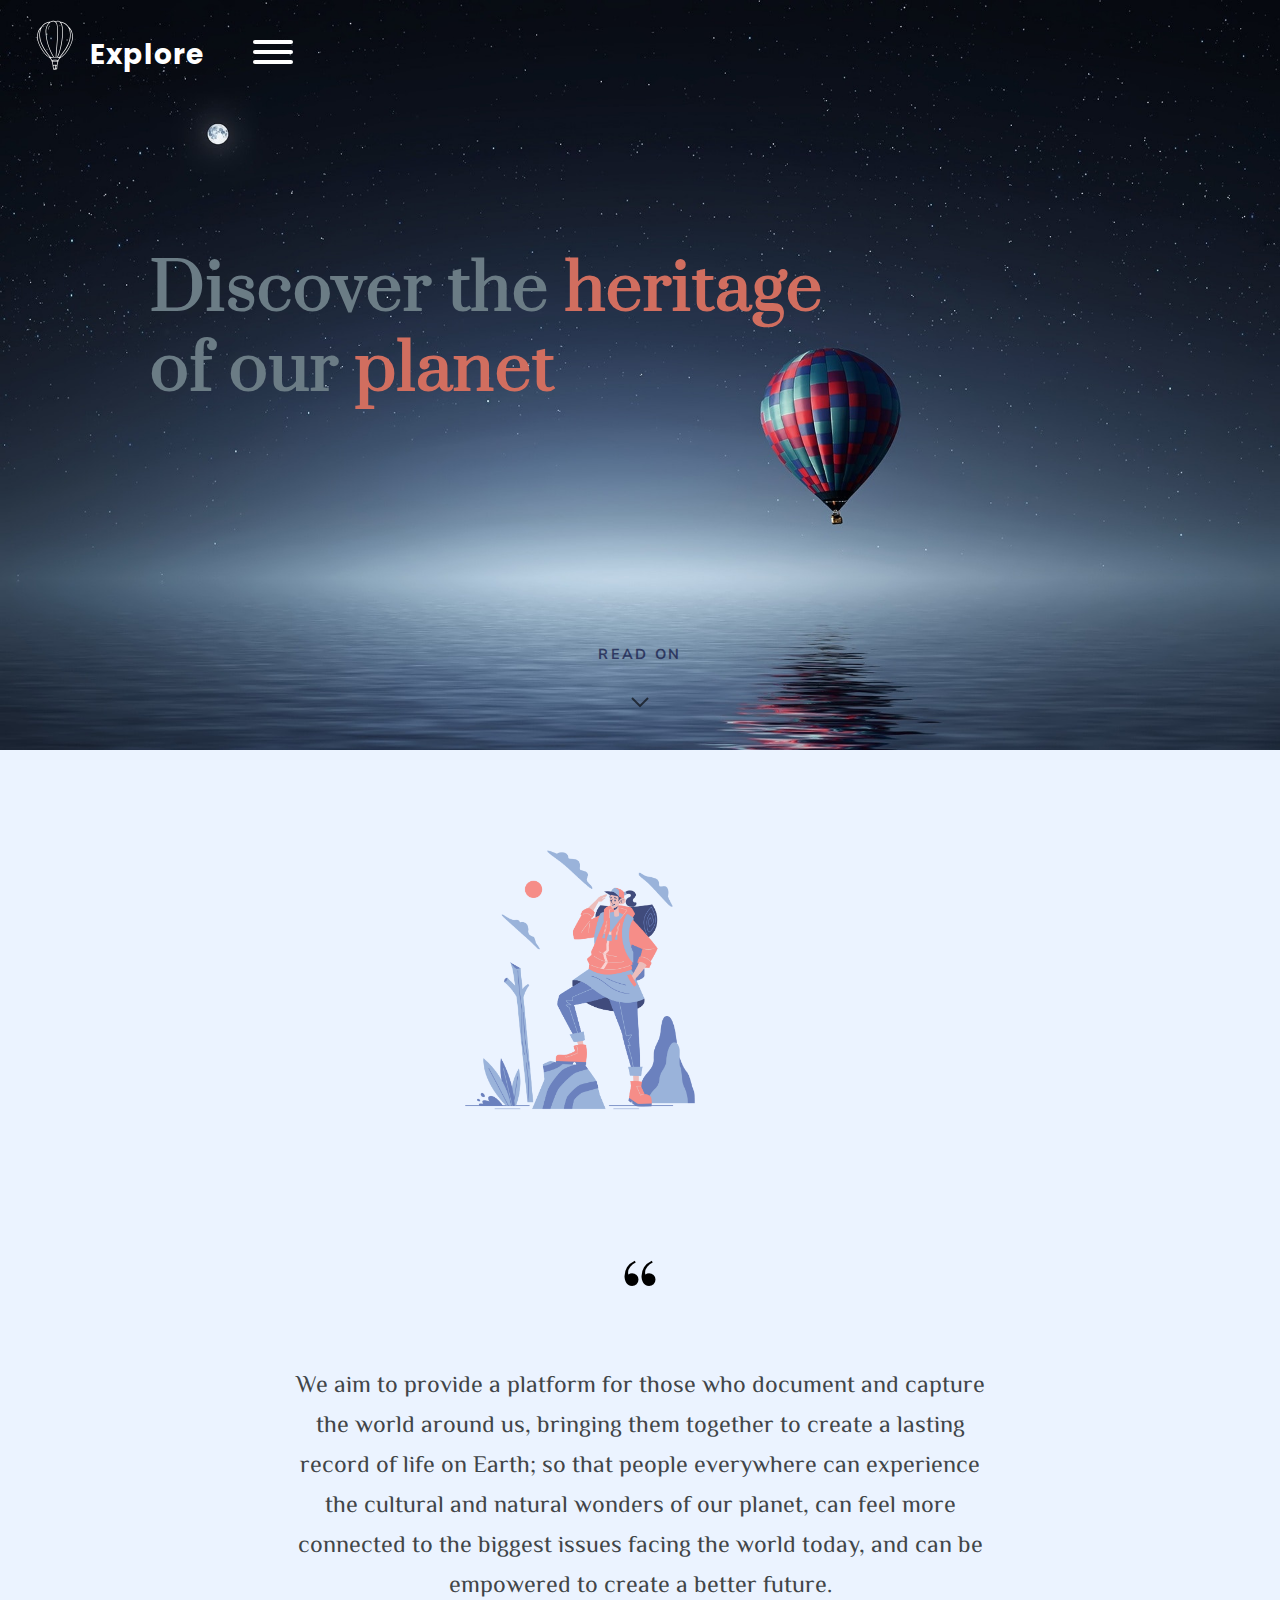
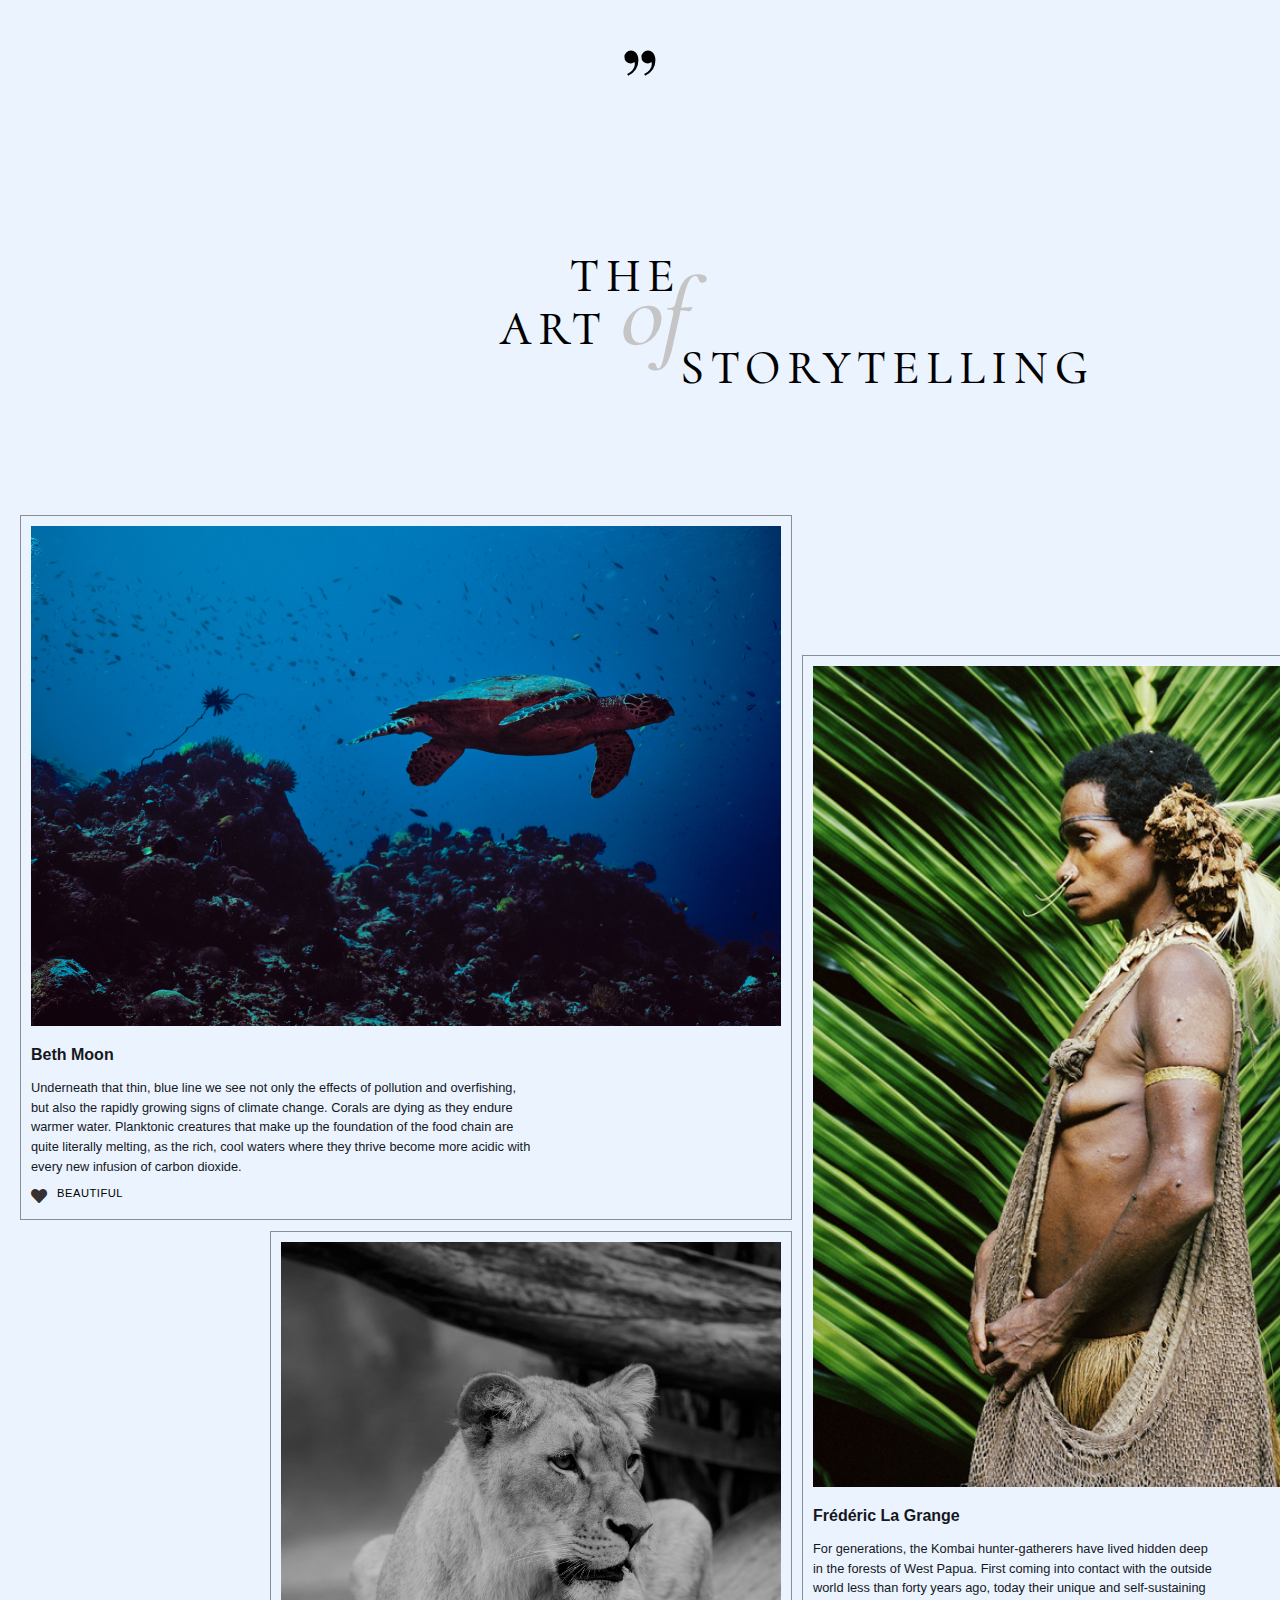
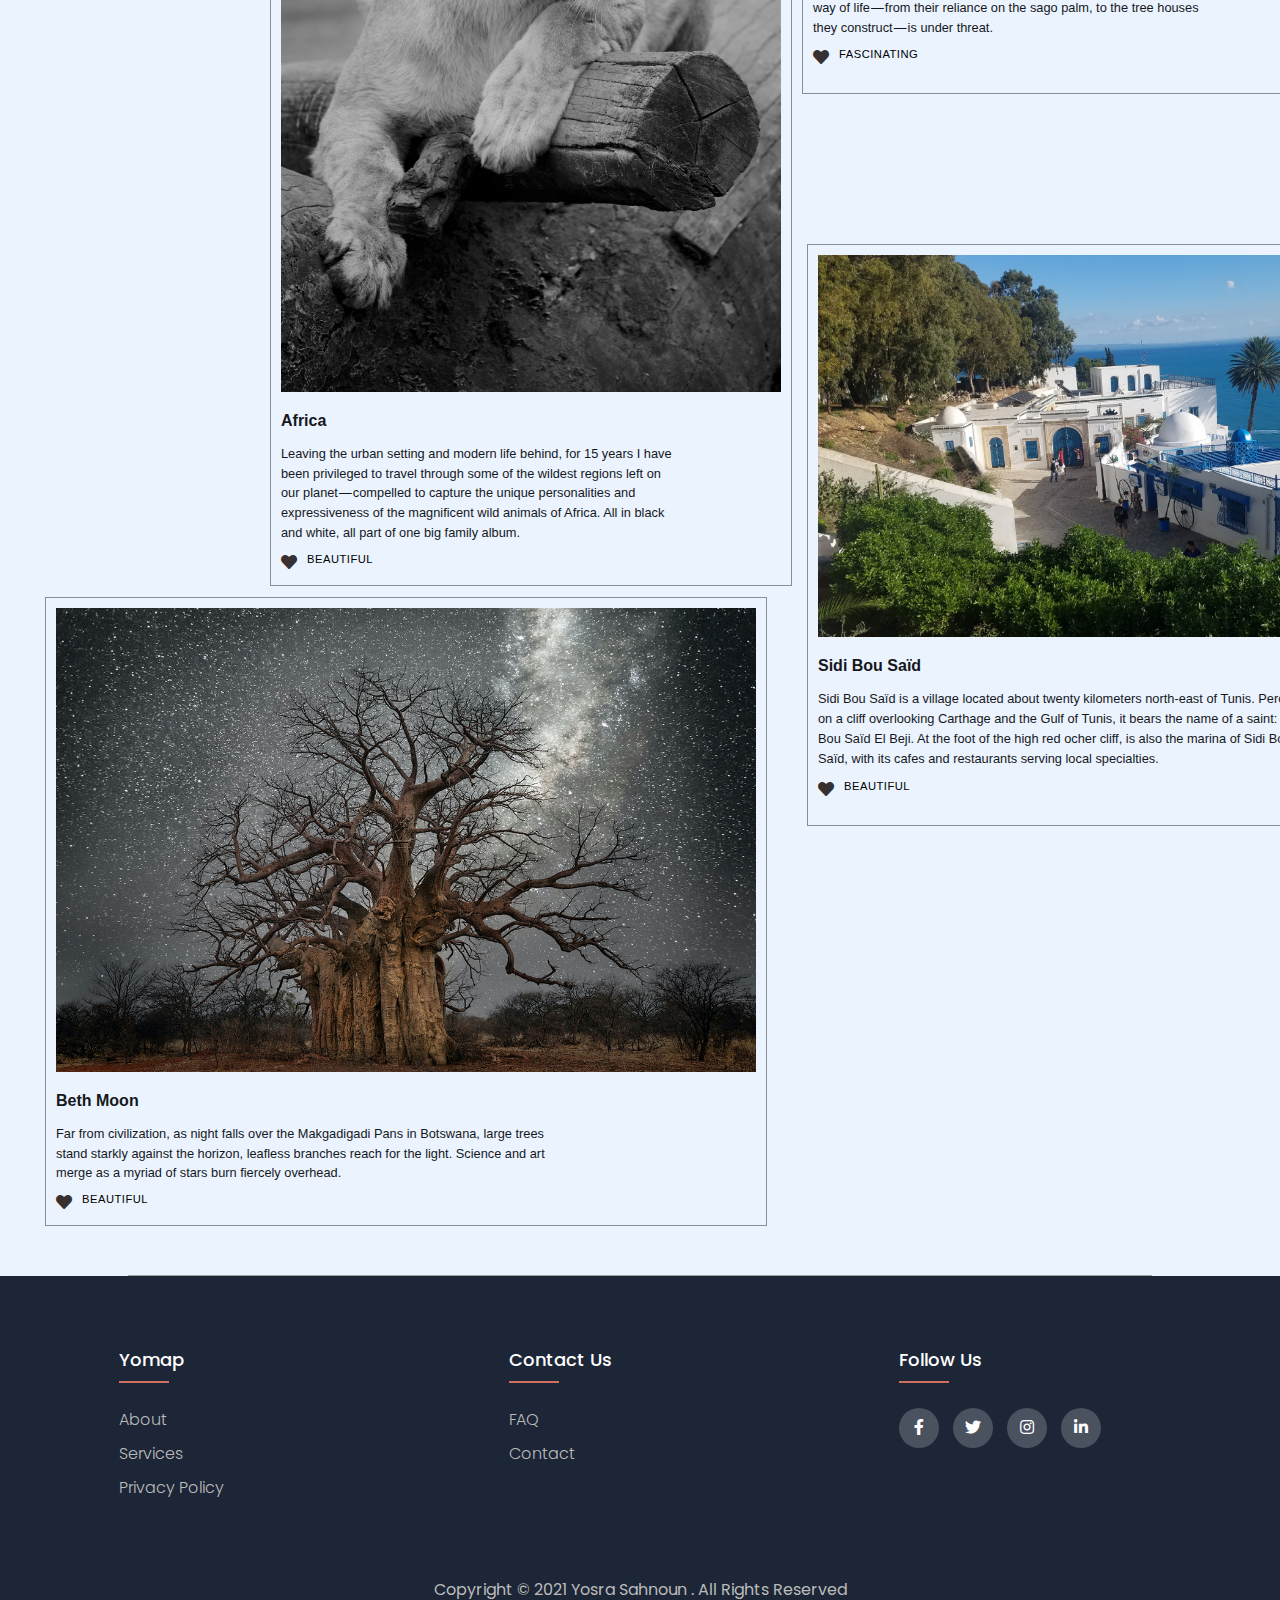
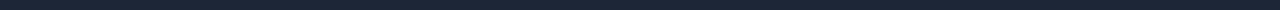
<file: index.html>
<!DOCTYPE html>
<html lang="en">

<head>
    <meta charset="UTF-8">
    <meta name="viewport" content="width=device-width, initial-scale=1.0">
    <title>Document</title>

    <link rel="stylesheet" href="./css/styleA.css">
    <link rel="stylesheet" href="./css/stylefooter.css">
    <link rel="stylesheet" href="./font-awesome/css/font-awesome.min.css">
    <link rel="stylesheet" type="text/css"
        href="https://cdnjs.cloudflare.com/ajax/libs/font-awesome/5.15.1/css/all.min.css">
    <link href="./css/hamburger.css" rel="stylesheet">

</head>

<body>

    <header class="about-head">
        <div class="grid-column-1">

            <nav class="navbar">
                <div class="logo">
                    <a href="/">
                        <img class="icon" src="./res/noun_Hot Air Balloon_2574528.svg" alt="">
                    </a>
                </div>

                <div class="hamburger-cont">
                    <div class="explore">
                        <h1>Explore</h1>
                    </div>

                    <button id="hamburger-menu" class="hamburger hamburger--collapse" type="button">
                        <span class="hamburger-box">
                            <span class="hamburger-inner"></span>
                        </span>
                    </button>
                </div>
            </nav>
        </div>

        <div class="grid-column">
            <div class="text-container">
                <h1> Discover the <span class="colorh"> heritage</span>
                    <br> of our<span class="colorh"> planet </span>
                </h1>
            </div>

            <div class="readme">
                <a href="#picture">READ ON</a>
                <a class="arrow" href="#picture">
                    <img src="./res/chevron-bottom.png" alt="">
                </a>
            </div>

        </div>
    </header>

    <div class="menu">
        <ul class="navbuttons">
            <li><a href="./index.html">Journeys</a></li>
            <li><a href="./places.html">Places</a></li>
            <li><a href="#">Contact</a></li>
            <li><a href="#">About</a></li>
        </ul>
    </div>

    <section id="picture">
        <div class="illustration">
            <img src="./res/Discovery.png" alt="">
        </div>
    </section>

    <section class="quote" id="quote">
        <div class="text-quote">
            <span class="try">“</span>
        </div>
        <div class="text-quote text-d">
            <p>We aim to provide a platform for those who document and capture the world around us, bringing them
                together to create a lasting record of life on Earth; so that people everywhere can experience the
                cultural and natural wonders of our planet, can feel more connected to the biggest issues facing the
                world today, and can be empowered to create a better future.</p>
        </div>
        <div class="text-quote">
            <span class="try">”</span>
        </div>
    </section>


    <section class="title-story">
        <div class="storytelling">
            <span class="caps super">The</span><br>

            <span class="caps insert">Art</span>

            <span class="inner">of</span>

            <span class="caps inset">Storytelling</span>
        </div>
    </section>

    <section>
        <div class="grid-columns">
            <div class="column1">

                <article class="article5">
                    <div class="images-section">
                        <img src="./res/giachen-s-world-UcFzZLmQcW0-unsplash.jpg" alt="">
                    </div>
                    <div class="images-details">
                        <p class="bold">
                            Beth Moon
                        </p>
                        <p id="article2width">
                            Underneath that thin, blue line we see not only the effects of pollution and overfishing,
                            but also the rapidly growing signs of climate change. Corals are dying as they endure warmer
                            water. Planktonic creatures that make up the foundation of the food chain are quite
                            literally melting, as the rich, cool waters where they thrive become more acidic with every
                            new infusion of carbon dioxide.
                        </p>
                    </div>

                    <div class="buttons">
                        <a href="" class="card-link">
                            <i class="fa fa-heart like" aria-hidden="true"></i>
                        </a>
                        <p class="love"> beautiful</p>
                    </div>
                </article>

                <article class="article1">

                    <div class="images-section">
                        <img src="./res/pexels-public-domain-pictures-41176.jpg" alt="">
                    </div>

                    <div class="images-details">
                        <p class="bold">
                            Africa
                        </p>
                        <p>
                            Leaving the urban setting and modern life behind, for 15 years I have been privileged to
                            travel through some of the wildest regions left on our planet — compelled to capture the
                            unique personalities and expressiveness of the magnificent wild animals of Africa. All in
                            black and white, all part of one big family album.
                        </p>
                    </div>

                    <div class="buttons">
                        <a href="" class="card-link">
                            <i class="fa fa-heart like" aria-hidden="true"></i>
                        </a>
                        <p class="love"> beautiful</p>
                    </div>

                </article>

                <article class="article2">

                    <div class="images-section">
                        <img src="./res/article2.PNG" alt="">
                    </div>

                    <div class="images-details">
                        <p class="bold">
                            Beth Moon
                        </p>
                        <p id="article2width">
                            Far from civilization, as night falls over the Makgadigadi Pans in Botswana, large trees
                            stand starkly against the horizon, leafless branches reach for the light. Science and art
                            merge as a myriad of stars burn fiercely overhead.
                        </p>
                    </div>

                    <div class="buttons">
                        <a href="" class="card-link">
                            <i class="fa fa-heart like" aria-hidden="true"></i>
                        </a>
                        <p class="love"> beautiful</p>
                    </div>
                </article>

            </div>
            <div class="column2">

                <article class="article4">

                    <div class="images-section">
                        <img src="./res/article3.PNG" alt="">
                    </div>

                    <div class="images-details">
                        <p class="bold">
                            Frédéric La Grange
                        </p>
                        <p>
                            For generations, the Kombai hunter-gatherers have lived hidden deep in the forests of West
                            Papua. First coming into contact with the outside world less than forty years ago, today
                            their unique and self-sustaining way of life — from their reliance on the sago palm, to the
                            tree houses they construct — is under threat.
                        </p>
                    </div>

                    <div class="buttons">
                        <a href="" class="card-link">
                            <i class="fa fa-heart like" aria-hidden="true"></i>
                        </a>
                        <p class="love"> fascinating</p>
                    </div>

                </article>
                <article class="article3">

                    <div class="images-section">
                        <img src="./res/christian-gabi-RRHmfYRIXXo-unsplash.jpg" alt="">
                    </div>

                    <div class="images-details">
                        <p class="bold">
                            Sidi Bou Saïd
                        </p>
                        <p>
                            Sidi Bou Saïd is a village located about twenty kilometers north-east of Tunis. Perched on a
                            cliff overlooking Carthage and the Gulf of Tunis, it bears the name of a saint: Sidi Bou
                            Saïd El Beji.
                            At the foot of the high red ocher cliff, is also the marina of Sidi Bou Saïd, with its cafes
                            and restaurants serving local specialties. </p>
                    </div>

                    <div class="buttons">
                        <a href="" class="card-link">
                            <i class="fa fa-heart like" aria-hidden="true"></i>
                        </a>
                        <p class="love"> beautiful</p>
                    </div>

                </article>
            </div>
        </div>
    </section>

    <section>

    </section>

    <div class="line-divider"></div>

    <footer class="footer">
        <div class="container">
            <div class="row">
                <div class="footer-col">
                    <h4>yomap</h4>
                    <ul>
                        <li><a href="#">about</a></li>
                        <li><a href="#">services</a></li>
                        <li><a href="#">privacy policy</a></li>
                    </ul>
                </div>
                <div class="footer-col">
                    <h4>contact us</h4>
                    <ul>
                        <li><a href="#">FAQ</a></li>
                        <li><a href="#">contact</a></li>

                    </ul>
                </div>

                <div class="footer-col">
                    <h4>follow us</h4>
                    <div class="social-links">
                        <a href="#"><i class="fab fa-facebook-f"></i></a>
                        <a href="#"><i class="fab fa-twitter"></i></a>
                        <a href="#"><i class="fab fa-instagram"></i></a>
                        <a href="#"><i class="fab fa-linkedin-in"></i></a>
                    </div>
                </div>
            </div>
        </div>
    </footer>

    <div class="copyright-text">
        <p>Copyright © 2021 Yosra Sahnoun . All Rights Reserved</p>
    </div>

    <script src="js/script.js"> </script>

</body>

</html>
</file>
<file: css/styleA.css>
@import url("https://fonts.googleapis.com/css2?family=Rosarivo&display=swap");
@import url("https://fonts.googleapis.com/css2?family=Headland+One&display=swap");
@import url("https://fonts.googleapis.com/css2?family=Merriweather:wght@300;400&display=swap");
@import url("https://fonts.googleapis.com/css2?family=Raleway:wght@100;200;300&display=swap");
@import url("https://fonts.googleapis.com/css2?family=Prata&display=swap");
@import url("https://fonts.googleapis.com/css2?family=Playfair+Display:ital@1&display=swap");
@import url("https://fonts.googleapis.com/css2?family=Nunito+Sans:wght@400;600;700&display=swap");
@import url("https://fonts.googleapis.com/css2?family=El+Messiri:wght@400;500;600;700&display=swap");
@import url("https://fonts.googleapis.com/css2?family=Cormorant+Upright:wght@300;400;500;600&display=swap");
@import url("https://fonts.googleapis.com/css2?family=Playfair+Display:wght@400;500;600;700;800;900&display=swap");
@import url("https://fonts.googleapis.com/css2?family=Poppins:wght@300;400;500;600;700&display=swap");

* {
  margin: 0px;
  padding: 0px;
  box-sizing: border-box;
}

body {
  background-color: rgba(230, 240, 255, 0.82);
  overflow: hidden visible;
}

/* Nav ????? */

.navbar {
  color: white;
  font-family: Rosarivo;
  font-size: 14px;
  letter-spacing: 1px;
  display: flex;
  flex-direction: row;
  justify-self: start;
  justify-content: space-between;
  padding: 10px 20px;
  align-items: center;
}

.hamburger-cont {
  display: grid;
  grid-template-columns: 1fr 1fr;
  column-gap: 10px;
  align-items: center;
  z-index: 2;
  font-family: "Poppins", sans-serif;
  font-weight: 500;
}

.menu {
  position: absolute;
  right: -300px;
  top: 0;
  width: 250px;
  height: 750px;
  background-color: rgb(85, 107, 133, 0.6);
  display: flex;
  text-align: center;
  align-items: center;
  justify-content: center;
  font-family: "Prata", serif;
  font-size: 24px;
  border-radius: 0 0 0 50%;
  transition: right 0.8s cubic-bezier(1, 0, 0, 1);
}

.menu-active {
  right: 0 !important;
}

.menu li {
  list-style: none;
  margin-bottom: 80px;
}

.menu li {
  position: relative;
  color: hsl(222, 25%, 14%);
}

.menu li::after {
  content: "";
  position: absolute;
  width: 100%;
  transform: scaleX(0);
  height: 2px;
  bottom: 0;
  left: 0;
  background-color: #d16e5f;
  transform-origin: bottom right;
  transition: transform 0.4s cubic-bezier(0.86, 0, 0.07, 1);
}

.menu li:hover::after {
  transform: scaleX(1);
  transform-origin: bottom left;
}

.menu a {
  text-decoration: none;
  color: white;
}

menu a:visited {
  color: white;
}

/* Header grid nav/section img*/

header {
  background-image: url(../res/pexels-bess-hamiti-36487.jpg);
  height: 750px;
  background-size: cover;
  background-repeat: no-repeat;
  display: grid;
  grid-template-rows: 20% 1fr;
}

.logo {
  margin: 10px;
  width: 50px;
}

.icon-menu {
  width: 40px;
  margin: 0 15px;
}

/* Title */
.text-container {
  padding: 100px 0 0 150px;
  font-size: 2rem;
  font-family: "Prata", serif;
  font-weight: 300;
  line-height: 5rem;
  color: #6b7c85;
  letter-spacing: 1px;
}

.colorh {
  color: #d16e5f;
}

.readme {
  display: flex;
  flex-direction: column;
  justify-self: center;
  align-self: end;
  padding: 0 0 15px;
  color: #000133;
  font-family: "Nunito Sans", sans-serif;
  font-size: 0.9rem;
  letter-spacing: 0.16em;
  opacity: 0.6;
  line-height: 2rem;
  font-weight: 700;
}

.readme a:hover {
  opacity: 0.7;
}

.arrow {
  align-self: center;
  padding: 20px 0 10px;
}

.readme a {
  color: #000133;
  text-decoration: none;
}

.readme a:visited {
  color: #343a40;
}

/* Section quote */

.grid-column {
  display: grid;
  grid-template-rows: 70% 30%;
}

.try {
  font-family: "Playfair Display", serif;
  font-size: 100px;
}

.illustration {
  width: 400px;
  margin: 80px auto;
}

.illustration img {
  width: 300px;
}

.text-quote {
  max-width: 700px;
  margin-left: auto;
  margin-right: auto;
  display: block;
  text-align: center;
}

.text-d {
  color: #414548;
  font-size: 1.5rem;
  line-height: 2.5rem;
  font-family: "El Messiri", sans-serif;
}

/*Title Articles*/

.storytelling {
  margin-left: auto;
  margin-right: auto;
  display: block;
  text-align: left;
  font-size: 3rem;
  height: 1em;
  font-family: "Cormorant Upright", serif;
  font-weight: 500;
  line-height: 0.8em;
}

.caps {
  text-transform: uppercase;
  letter-spacing: 0.14em;
}

.super {
  margin-left: 570px;
}

.insert {
  margin: 0 25px 0 500px;
}

.inset {
  margin-left: 680px;
  margin-right: 7em;
}

.inner {
  font-style: italic;
  margin: -0.12em -0.15em 0 -0.28em;
  height: 1em;
  color: #c5c5c5;
  font-size: 6rem;
}

/* Section des articles*/

.grid-columns {
  display: grid;
  grid-template-columns: 1fr 1fr;
  column-gap: 10px;
}

/* COLONNE 1 DES ARTICLES */
.column1 {
  display: grid;
  grid-template-rows: auto auto auto;
  row-gap: 1px;
}

/*Article 1*/

.article1 {
  justify-self: end;
  margin: 10px 0 0 0;
  border: 1px solid #868e96;
  padding: 10px;
}

.images-section img {
  width: 500px;
}

.images-details {
  display: flex;
  flex-direction: column;
  max-width: 400px;
  font-weight: 400;
  font-size: 0.8rem;
  line-height: 1.55;
  color: #15181b;
  font-family: sans-serif;
  margin: 10px 0 0;
}

.bold {
  font-size: 1rem;
  font-weight: bold;
  margin-bottom: 10px;
}

/* Pour le like*/

.like {
  color: rgb(54, 48, 48);
}

.liked {
  color: #dc3545 !important;
}

.buttons {
  margin: 8px 0 0;
  display: flex;
  flex-direction: row;
  justify-content: flex-start;
}

.love {
  text-transform: uppercase;
  font-family: sans-serif;
  font-size: 0.7rem;
  letter-spacing: 0.5px;
}

.buttons p {
  margin: 0 10px;
}

.buttons a {
  text-decoration: none;
}

.buttons a:visited {
  color: #15181b;
}

.title-story {
  margin: 100px 0 200px;
}

/* Article 2 */

.article2 {
  margin: 10px 0 0 20px;
  justify-self: center;
  border: 1px solid #868e96;
  padding: 10px;
}

.article2 img {
  width: 700px;
}

.article2 .images-details {
  max-width: 500px;
}

/* COLONNE 2 DES ARTICLES */

.column2 {
  display: grid;
  grid-template-rows: auto auto;
}

/* ARTICLE 3*/

.article3 {
  justify-self: center;
  margin: -100px 0px 400px;
  border: 1px solid #868e96;
  padding: 10px;
}

.article3 img {
  width: 680px;
}

.article3 .images-details {
  margin: 10px 0;
  max-width: 500px;
}

/* ARTICLE 4 */

.article4 {
  justify-self: end;
  margin: 150px 40px 250px 0;
  border: 1px solid #868e96;
  padding: 10px;
}

.article4 img {
  width: 650px;
}

/* ARTICLE 5 */
.article5 {
  justify-self: center;
  margin: 10px 0 0 20px;
  border: 1px solid #868e96;
  padding: 10px;
}

.article5 img {
  width: 750px;
}

.article5 .images-details {
  max-width: 500px;
}

/* Divider footer */

.line-divider {
  text-align: center;
  position: relative;
  margin-top: 50px;
}

.line-divider::before {
  max-width: 1200px;
  width: 100%;
  left: 0;
  margin: 0;
  content: "";
  height: 1px;
  width: 80%;
  left: 10%;
  display: block;
  position: absolute;
  top: 50%;
  margin-top: -1px;
  background-color: #a1a1a1;
}
</file>
<file: css/stylefooter.css>
@import url("https://fonts.googleapis.com/css2?family=Poppins:wght@300;400;500;600;700&display=swap");
body {
  line-height: 1.5;
  font-family: "Poppins", sans-serif;
}
* {
  margin: 0;
  padding: 0;
  box-sizing: border-box;
}
.container {
  max-width: 1170px;
  margin: auto;
}
.row {
  display: flex;
  flex-wrap: wrap;
  justify-content: space-around;
}
ul {
  list-style: none;
}
.footer {
  background-color: #1d2637;
  padding: 70px 0;
}
.footer-col {
  width: 25%;
  padding: 0 15px;
}
.footer-col h4 {
  font-size: 18px;
  color: #ffffff;
  text-transform: capitalize;
  margin-bottom: 35px;
  font-weight: 500;
  position: relative;
}
.footer-col h4::before {
  content: "";
  position: absolute;
  left: 0;
  bottom: -10px;
  background-color: #d16e5f;
  height: 2px;
  box-sizing: border-box;
  width: 50px;
}
.footer-col ul li:not(:last-child) {
  margin-bottom: 10px;
}
.footer-col ul li a {
  font-size: 16px;
  text-transform: capitalize;
  color: #ffffff;
  text-decoration: none;
  font-weight: 300;
  color: #bbbbbb;
  display: block;
  transition: all 0.3s ease;
}
.footer-col ul li a:hover {
  color: #ffffff;
  padding-left: 8px;
}
.footer-col .social-links a {
  display: inline-block;
  height: 40px;
  width: 40px;
  background-color: rgba(255, 255, 255, 0.2);
  margin: 0 10px 10px 0;
  text-align: center;
  line-height: 40px;
  border-radius: 50%;
  color: #ffffff;
  transition: all 0.5s ease;
}
.footer-col .social-links a:hover {
  color: #24262b;
  background-color: #ffffff;
}

/*responsive*/
@media (max-width: 767px) {
  .footer-col {
    width: 50%;
    margin-bottom: 30px;
  }
}
@media (max-width: 574px) {
  .footer-col {
    width: 100%;
  }
}

.copyright-text {
  background-color: #1d2637;
  width: 100%;
  padding: 8px 100px;
  text-align: center;
  color: #bbbbbb;
}
</file>
<file: css/hamburger.css>
/*!
 * Hamburgers
 * @description Tasty CSS-animated hamburgers
 * @author Jonathan Suh @jonsuh
 * @site https://jonsuh.com/hamburgers
 * @link https://github.com/jonsuh/hamburgers
 */
 .hamburger {
    padding: 15px 15px;
    display: inline-block;
    cursor: pointer;
    transition-property: opacity, filter;
    transition-duration: 0.15s;
    transition-timing-function: linear;
    font: inherit;
    color: inherit;
    text-transform: none;
    background-color: transparent;
    border: 0;
    margin: 0;
    overflow: visible; }
    .hamburger:hover {
      opacity: 0.7; }
    .hamburger.is-active:hover {
      opacity: 0.7; }
    .hamburger.is-active .hamburger-inner,
    .hamburger.is-active .hamburger-inner::before,
    .hamburger.is-active .hamburger-inner::after {
      background-color: white; }
  
  .hamburger-box {
    width: 40px;
    height: 24px;
    display: inline-block;
    position: relative; }
  
  .hamburger-inner {
    display: block;
    top: 50%;
    margin-top: -2px; }
    .hamburger-inner, .hamburger-inner::before, .hamburger-inner::after {
      width: 40px;
      height: 4px;
      background-color: white;
      border-radius: 4px;
      position: absolute;
      transition-property: transform;
      transition-duration: 0.15s;
      transition-timing-function: ease; }
    .hamburger-inner::before, .hamburger-inner::after {
      content: "";
      display: block; }
    .hamburger-inner::before {
      top: -10px; }
    .hamburger-inner::after {
      bottom: -10px; }
  
  /*
     * 3DX
     */
  .hamburger--3dx .hamburger-box {
    perspective: 80px; }
  
  .hamburger--3dx .hamburger-inner {
    transition: transform 0.15s cubic-bezier(0.645, 0.045, 0.355, 1), background-color 0s 0.1s cubic-bezier(0.645, 0.045, 0.355, 1); }
    .hamburger--3dx .hamburger-inner::before, .hamburger--3dx .hamburger-inner::after {
      transition: transform 0s 0.1s cubic-bezier(0.645, 0.045, 0.355, 1); }
  
  .hamburger--3dx.is-active .hamburger-inner {
    background-color: transparent !important;
    transform: rotateY(180deg); }
    .hamburger--3dx.is-active .hamburger-inner::before {
      transform: translate3d(0, 10px, 0) rotate(45deg); }
    .hamburger--3dx.is-active .hamburger-inner::after {
      transform: translate3d(0, -10px, 0) rotate(-45deg); }
  
  /*
     * 3DX Reverse
     */
  .hamburger--3dx-r .hamburger-box {
    perspective: 80px; }
  
  .hamburger--3dx-r .hamburger-inner {
    transition: transform 0.15s cubic-bezier(0.645, 0.045, 0.355, 1), background-color 0s 0.1s cubic-bezier(0.645, 0.045, 0.355, 1); }
    .hamburger--3dx-r .hamburger-inner::before, .hamburger--3dx-r .hamburger-inner::after {
      transition: transform 0s 0.1s cubic-bezier(0.645, 0.045, 0.355, 1); }
  
  .hamburger--3dx-r.is-active .hamburger-inner {
    background-color: transparent !important;
    transform: rotateY(-180deg); }
    .hamburger--3dx-r.is-active .hamburger-inner::before {
      transform: translate3d(0, 10px, 0) rotate(45deg); }
    .hamburger--3dx-r.is-active .hamburger-inner::after {
      transform: translate3d(0, -10px, 0) rotate(-45deg); }
  
  /*
     * 3DY
     */
  .hamburger--3dy .hamburger-box {
    perspective: 80px; }
  
  .hamburger--3dy .hamburger-inner {
    transition: transform 0.15s cubic-bezier(0.645, 0.045, 0.355, 1), background-color 0s 0.1s cubic-bezier(0.645, 0.045, 0.355, 1); }
    .hamburger--3dy .hamburger-inner::before, .hamburger--3dy .hamburger-inner::after {
      transition: transform 0s 0.1s cubic-bezier(0.645, 0.045, 0.355, 1); }
  
  .hamburger--3dy.is-active .hamburger-inner {
    background-color: transparent !important;
    transform: rotateX(-180deg); }
    .hamburger--3dy.is-active .hamburger-inner::before {
      transform: translate3d(0, 10px, 0) rotate(45deg); }
    .hamburger--3dy.is-active .hamburger-inner::after {
      transform: translate3d(0, -10px, 0) rotate(-45deg); }
  
  /*
     * 3DY Reverse
     */
  .hamburger--3dy-r .hamburger-box {
    perspective: 80px; }
  
  .hamburger--3dy-r .hamburger-inner {
    transition: transform 0.15s cubic-bezier(0.645, 0.045, 0.355, 1), background-color 0s 0.1s cubic-bezier(0.645, 0.045, 0.355, 1); }
    .hamburger--3dy-r .hamburger-inner::before, .hamburger--3dy-r .hamburger-inner::after {
      transition: transform 0s 0.1s cubic-bezier(0.645, 0.045, 0.355, 1); }
  
  .hamburger--3dy-r.is-active .hamburger-inner {
    background-color: transparent !important;
    transform: rotateX(180deg); }
    .hamburger--3dy-r.is-active .hamburger-inner::before {
      transform: translate3d(0, 10px, 0) rotate(45deg); }
    .hamburger--3dy-r.is-active .hamburger-inner::after {
      transform: translate3d(0, -10px, 0) rotate(-45deg); }
  
  /*
     * 3DXY
     */
  .hamburger--3dxy .hamburger-box {
    perspective: 80px; }
  
  .hamburger--3dxy .hamburger-inner {
    transition: transform 0.15s cubic-bezier(0.645, 0.045, 0.355, 1), background-color 0s 0.1s cubic-bezier(0.645, 0.045, 0.355, 1); }
    .hamburger--3dxy .hamburger-inner::before, .hamburger--3dxy .hamburger-inner::after {
      transition: transform 0s 0.1s cubic-bezier(0.645, 0.045, 0.355, 1); }
  
  .hamburger--3dxy.is-active .hamburger-inner {
    background-color: transparent !important;
    transform: rotateX(180deg) rotateY(180deg); }
    .hamburger--3dxy.is-active .hamburger-inner::before {
      transform: translate3d(0, 10px, 0) rotate(45deg); }
    .hamburger--3dxy.is-active .hamburger-inner::after {
      transform: translate3d(0, -10px, 0) rotate(-45deg); }
  
  /*
     * 3DXY Reverse
     */
  .hamburger--3dxy-r .hamburger-box {
    perspective: 80px; }
  
  .hamburger--3dxy-r .hamburger-inner {
    transition: transform 0.15s cubic-bezier(0.645, 0.045, 0.355, 1), background-color 0s 0.1s cubic-bezier(0.645, 0.045, 0.355, 1); }
    .hamburger--3dxy-r .hamburger-inner::before, .hamburger--3dxy-r .hamburger-inner::after {
      transition: transform 0s 0.1s cubic-bezier(0.645, 0.045, 0.355, 1); }
  
  .hamburger--3dxy-r.is-active .hamburger-inner {
    background-color: transparent !important;
    transform: rotateX(180deg) rotateY(180deg) rotateZ(-180deg); }
    .hamburger--3dxy-r.is-active .hamburger-inner::before {
      transform: translate3d(0, 10px, 0) rotate(45deg); }
    .hamburger--3dxy-r.is-active .hamburger-inner::after {
      transform: translate3d(0, -10px, 0) rotate(-45deg); }
  
  /*
     * Arrow
     */
  .hamburger--arrow.is-active .hamburger-inner::before {
    transform: translate3d(-8px, 0, 0) rotate(-45deg) scale(0.7, 1); }
  
  .hamburger--arrow.is-active .hamburger-inner::after {
    transform: translate3d(-8px, 0, 0) rotate(45deg) scale(0.7, 1); }
  
  /*
     * Arrow Right
     */
  .hamburger--arrow-r.is-active .hamburger-inner::before {
    transform: translate3d(8px, 0, 0) rotate(45deg) scale(0.7, 1); }
  
  .hamburger--arrow-r.is-active .hamburger-inner::after {
    transform: translate3d(8px, 0, 0) rotate(-45deg) scale(0.7, 1); }
  
  /*
     * Arrow Alt
     */
  .hamburger--arrowalt .hamburger-inner::before {
    transition: top 0.1s 0.1s ease, transform 0.1s cubic-bezier(0.165, 0.84, 0.44, 1); }
  
  .hamburger--arrowalt .hamburger-inner::after {
    transition: bottom 0.1s 0.1s ease, transform 0.1s cubic-bezier(0.165, 0.84, 0.44, 1); }
  
  .hamburger--arrowalt.is-active .hamburger-inner::before {
    top: 0;
    transform: translate3d(-8px, -10px, 0) rotate(-45deg) scale(0.7, 1);
    transition: top 0.1s ease, transform 0.1s 0.1s cubic-bezier(0.895, 0.03, 0.685, 0.22); }
  
  .hamburger--arrowalt.is-active .hamburger-inner::after {
    bottom: 0;
    transform: translate3d(-8px, 10px, 0) rotate(45deg) scale(0.7, 1);
    transition: bottom 0.1s ease, transform 0.1s 0.1s cubic-bezier(0.895, 0.03, 0.685, 0.22); }
  
  /*
     * Arrow Alt Right
     */
  .hamburger--arrowalt-r .hamburger-inner::before {
    transition: top 0.1s 0.1s ease, transform 0.1s cubic-bezier(0.165, 0.84, 0.44, 1); }
  
  .hamburger--arrowalt-r .hamburger-inner::after {
    transition: bottom 0.1s 0.1s ease, transform 0.1s cubic-bezier(0.165, 0.84, 0.44, 1); }
  
  .hamburger--arrowalt-r.is-active .hamburger-inner::before {
    top: 0;
    transform: translate3d(8px, -10px, 0) rotate(45deg) scale(0.7, 1);
    transition: top 0.1s ease, transform 0.1s 0.1s cubic-bezier(0.895, 0.03, 0.685, 0.22); }
  
  .hamburger--arrowalt-r.is-active .hamburger-inner::after {
    bottom: 0;
    transform: translate3d(8px, 10px, 0) rotate(-45deg) scale(0.7, 1);
    transition: bottom 0.1s ease, transform 0.1s 0.1s cubic-bezier(0.895, 0.03, 0.685, 0.22); }
  
  /*
     * Arrow Turn
     */
  .hamburger--arrowturn.is-active .hamburger-inner {
    transform: rotate(-180deg); }
    .hamburger--arrowturn.is-active .hamburger-inner::before {
      transform: translate3d(8px, 0, 0) rotate(45deg) scale(0.7, 1); }
    .hamburger--arrowturn.is-active .hamburger-inner::after {
      transform: translate3d(8px, 0, 0) rotate(-45deg) scale(0.7, 1); }
  
  /*
     * Arrow Turn Right
     */
  .hamburger--arrowturn-r.is-active .hamburger-inner {
    transform: rotate(-180deg); }
    .hamburger--arrowturn-r.is-active .hamburger-inner::before {
      transform: translate3d(-8px, 0, 0) rotate(-45deg) scale(0.7, 1); }
    .hamburger--arrowturn-r.is-active .hamburger-inner::after {
      transform: translate3d(-8px, 0, 0) rotate(45deg) scale(0.7, 1); }
  
  /*
     * Boring
     */
  .hamburger--boring .hamburger-inner, .hamburger--boring .hamburger-inner::before, .hamburger--boring .hamburger-inner::after {
    transition-property: none; }
  
  .hamburger--boring.is-active .hamburger-inner {
    transform: rotate(45deg); }
    .hamburger--boring.is-active .hamburger-inner::before {
      top: 0;
      opacity: 0; }
    .hamburger--boring.is-active .hamburger-inner::after {
      bottom: 0;
      transform: rotate(-90deg); }
  
  /*
     * Collapse
     */
  .hamburger--collapse .hamburger-inner {
    top: auto;
    bottom: 0;
    transition-duration: 0.13s;
    transition-delay: 0.13s;
    transition-timing-function: cubic-bezier(0.55, 0.055, 0.675, 0.19); }
    .hamburger--collapse .hamburger-inner::after {
      top: -20px;
      transition: top 0.2s 0.2s cubic-bezier(0.33333, 0.66667, 0.66667, 1), opacity 0.1s linear; }
    .hamburger--collapse .hamburger-inner::before {
      transition: top 0.12s 0.2s cubic-bezier(0.33333, 0.66667, 0.66667, 1), transform 0.13s cubic-bezier(0.55, 0.055, 0.675, 0.19); }
  
  .hamburger--collapse.is-active .hamburger-inner {
    transform: translate3d(0, -10px, 0) rotate(-45deg);
    transition-delay: 0.22s;
    transition-timing-function: cubic-bezier(0.215, 0.61, 0.355, 1); }
    .hamburger--collapse.is-active .hamburger-inner::after {
      top: 0;
      opacity: 0;
      transition: top 0.2s cubic-bezier(0.33333, 0, 0.66667, 0.33333), opacity 0.1s 0.22s linear; }
    .hamburger--collapse.is-active .hamburger-inner::before {
      top: 0;
      transform: rotate(-90deg);
      transition: top 0.1s 0.16s cubic-bezier(0.33333, 0, 0.66667, 0.33333), transform 0.13s 0.25s cubic-bezier(0.215, 0.61, 0.355, 1); }
  
  /*
     * Collapse Reverse
     */
  .hamburger--collapse-r .hamburger-inner {
    top: auto;
    bottom: 0;
    transition-duration: 0.13s;
    transition-delay: 0.13s;
    transition-timing-function: cubic-bezier(0.55, 0.055, 0.675, 0.19); }
    .hamburger--collapse-r .hamburger-inner::after {
      top: -20px;
      transition: top 0.2s 0.2s cubic-bezier(0.33333, 0.66667, 0.66667, 1), opacity 0.1s linear; }
    .hamburger--collapse-r .hamburger-inner::before {
      transition: top 0.12s 0.2s cubic-bezier(0.33333, 0.66667, 0.66667, 1), transform 0.13s cubic-bezier(0.55, 0.055, 0.675, 0.19); }
  
  .hamburger--collapse-r.is-active .hamburger-inner {
    transform: translate3d(0, -10px, 0) rotate(45deg);
    transition-delay: 0.22s;
    transition-timing-function: cubic-bezier(0.215, 0.61, 0.355, 1); }
    .hamburger--collapse-r.is-active .hamburger-inner::after {
      top: 0;
      opacity: 0;
      transition: top 0.2s cubic-bezier(0.33333, 0, 0.66667, 0.33333), opacity 0.1s 0.22s linear; }
    .hamburger--collapse-r.is-active .hamburger-inner::before {
      top: 0;
      transform: rotate(90deg);
      transition: top 0.1s 0.16s cubic-bezier(0.33333, 0, 0.66667, 0.33333), transform 0.13s 0.25s cubic-bezier(0.215, 0.61, 0.355, 1); }
  
  /*
     * Elastic
     */
  .hamburger--elastic .hamburger-inner {
    top: 2px;
    transition-duration: 0.275s;
    transition-timing-function: cubic-bezier(0.68, -0.55, 0.265, 1.55); }
    .hamburger--elastic .hamburger-inner::before {
      top: 10px;
      transition: opacity 0.125s 0.275s ease; }
    .hamburger--elastic .hamburger-inner::after {
      top: 20px;
      transition: transform 0.275s cubic-bezier(0.68, -0.55, 0.265, 1.55); }
  
  .hamburger--elastic.is-active .hamburger-inner {
    transform: translate3d(0, 10px, 0) rotate(135deg);
    transition-delay: 0.075s; }
    .hamburger--elastic.is-active .hamburger-inner::before {
      transition-delay: 0s;
      opacity: 0; }
    .hamburger--elastic.is-active .hamburger-inner::after {
      transform: translate3d(0, -20px, 0) rotate(-270deg);
      transition-delay: 0.075s; }
  
  /*
     * Elastic Reverse
     */
  .hamburger--elastic-r .hamburger-inner {
    top: 2px;
    transition-duration: 0.275s;
    transition-timing-function: cubic-bezier(0.68, -0.55, 0.265, 1.55); }
    .hamburger--elastic-r .hamburger-inner::before {
      top: 10px;
      transition: opacity 0.125s 0.275s ease; }
    .hamburger--elastic-r .hamburger-inner::after {
      top: 20px;
      transition: transform 0.275s cubic-bezier(0.68, -0.55, 0.265, 1.55); }
  
  .hamburger--elastic-r.is-active .hamburger-inner {
    transform: translate3d(0, 10px, 0) rotate(-135deg);
    transition-delay: 0.075s; }
    .hamburger--elastic-r.is-active .hamburger-inner::before {
      transition-delay: 0s;
      opacity: 0; }
    .hamburger--elastic-r.is-active .hamburger-inner::after {
      transform: translate3d(0, -20px, 0) rotate(270deg);
      transition-delay: 0.075s; }
  
  /*
     * Emphatic
     */
  .hamburger--emphatic {
    overflow: hidden; }
    .hamburger--emphatic .hamburger-inner {
      transition: background-color 0.125s 0.175s ease-in; }
      .hamburger--emphatic .hamburger-inner::before {
        left: 0;
        transition: transform 0.125s cubic-bezier(0.6, 0.04, 0.98, 0.335), top 0.05s 0.125s linear, left 0.125s 0.175s ease-in; }
      .hamburger--emphatic .hamburger-inner::after {
        top: 10px;
        right: 0;
        transition: transform 0.125s cubic-bezier(0.6, 0.04, 0.98, 0.335), top 0.05s 0.125s linear, right 0.125s 0.175s ease-in; }
    .hamburger--emphatic.is-active .hamburger-inner {
      transition-delay: 0s;
      transition-timing-function: ease-out;
      background-color: transparent !important; }
      .hamburger--emphatic.is-active .hamburger-inner::before {
        left: -80px;
        top: -80px;
        transform: translate3d(80px, 80px, 0) rotate(45deg);
        transition: left 0.125s ease-out, top 0.05s 0.125s linear, transform 0.125s 0.175s cubic-bezier(0.075, 0.82, 0.165, 1); }
      .hamburger--emphatic.is-active .hamburger-inner::after {
        right: -80px;
        top: -80px;
        transform: translate3d(-80px, 80px, 0) rotate(-45deg);
        transition: right 0.125s ease-out, top 0.05s 0.125s linear, transform 0.125s 0.175s cubic-bezier(0.075, 0.82, 0.165, 1); }
  
  /*
     * Emphatic Reverse
     */
  .hamburger--emphatic-r {
    overflow: hidden; }
    .hamburger--emphatic-r .hamburger-inner {
      transition: background-color 0.125s 0.175s ease-in; }
      .hamburger--emphatic-r .hamburger-inner::before {
        left: 0;
        transition: transform 0.125s cubic-bezier(0.6, 0.04, 0.98, 0.335), top 0.05s 0.125s linear, left 0.125s 0.175s ease-in; }
      .hamburger--emphatic-r .hamburger-inner::after {
        top: 10px;
        right: 0;
        transition: transform 0.125s cubic-bezier(0.6, 0.04, 0.98, 0.335), top 0.05s 0.125s linear, right 0.125s 0.175s ease-in; }
    .hamburger--emphatic-r.is-active .hamburger-inner {
      transition-delay: 0s;
      transition-timing-function: ease-out;
      background-color: transparent !important; }
      .hamburger--emphatic-r.is-active .hamburger-inner::before {
        left: -80px;
        top: 80px;
        transform: translate3d(80px, -80px, 0) rotate(-45deg);
        transition: left 0.125s ease-out, top 0.05s 0.125s linear, transform 0.125s 0.175s cubic-bezier(0.075, 0.82, 0.165, 1); }
      .hamburger--emphatic-r.is-active .hamburger-inner::after {
        right: -80px;
        top: 80px;
        transform: translate3d(-80px, -80px, 0) rotate(45deg);
        transition: right 0.125s ease-out, top 0.05s 0.125s linear, transform 0.125s 0.175s cubic-bezier(0.075, 0.82, 0.165, 1); }
  
  /*
     * Minus
     */
  .hamburger--minus .hamburger-inner::before, .hamburger--minus .hamburger-inner::after {
    transition: bottom 0.08s 0s ease-out, top 0.08s 0s ease-out, opacity 0s linear; }
  
  .hamburger--minus.is-active .hamburger-inner::before, .hamburger--minus.is-active .hamburger-inner::after {
    opacity: 0;
    transition: bottom 0.08s ease-out, top 0.08s ease-out, opacity 0s 0.08s linear; }
  
  .hamburger--minus.is-active .hamburger-inner::before {
    top: 0; }
  
  .hamburger--minus.is-active .hamburger-inner::after {
    bottom: 0; }
  
  /*
     * Slider
     */
  .hamburger--slider .hamburger-inner {
    top: 2px; }
    .hamburger--slider .hamburger-inner::before {
      top: 10px;
      transition-property: transform, opacity;
      transition-timing-function: ease;
      transition-duration: 0.15s; }
    .hamburger--slider .hamburger-inner::after {
      top: 20px; }
  
  .hamburger--slider.is-active .hamburger-inner {
    transform: translate3d(0, 10px, 0) rotate(45deg); }
    .hamburger--slider.is-active .hamburger-inner::before {
      transform: rotate(-45deg) translate3d(-5.71429px, -6px, 0);
      opacity: 0; }
    .hamburger--slider.is-active .hamburger-inner::after {
      transform: translate3d(0, -20px, 0) rotate(-90deg); }
  
  /*
     * Slider Reverse
     */
  .hamburger--slider-r .hamburger-inner {
    top: 2px; }
    .hamburger--slider-r .hamburger-inner::before {
      top: 10px;
      transition-property: transform, opacity;
      transition-timing-function: ease;
      transition-duration: 0.15s; }
    .hamburger--slider-r .hamburger-inner::after {
      top: 20px; }
  
  .hamburger--slider-r.is-active .hamburger-inner {
    transform: translate3d(0, 10px, 0) rotate(-45deg); }
    .hamburger--slider-r.is-active .hamburger-inner::before {
      transform: rotate(45deg) translate3d(5.71429px, -6px, 0);
      opacity: 0; }
    .hamburger--slider-r.is-active .hamburger-inner::after {
      transform: translate3d(0, -20px, 0) rotate(90deg); }
  
  /*
     * Spin
     */
  .hamburger--spin .hamburger-inner {
    transition-duration: 0.22s;
    transition-timing-function: cubic-bezier(0.55, 0.055, 0.675, 0.19); }
    .hamburger--spin .hamburger-inner::before {
      transition: top 0.1s 0.25s ease-in, opacity 0.1s ease-in; }
    .hamburger--spin .hamburger-inner::after {
      transition: bottom 0.1s 0.25s ease-in, transform 0.22s cubic-bezier(0.55, 0.055, 0.675, 0.19); }
  
  .hamburger--spin.is-active .hamburger-inner {
    transform: rotate(225deg);
    transition-delay: 0.12s;
    transition-timing-function: cubic-bezier(0.215, 0.61, 0.355, 1); }
    .hamburger--spin.is-active .hamburger-inner::before {
      top: 0;
      opacity: 0;
      transition: top 0.1s ease-out, opacity 0.1s 0.12s ease-out; }
    .hamburger--spin.is-active .hamburger-inner::after {
      bottom: 0;
      transform: rotate(-90deg);
      transition: bottom 0.1s ease-out, transform 0.22s 0.12s cubic-bezier(0.215, 0.61, 0.355, 1); }
  
  /*
     * Spin Reverse
     */
  .hamburger--spin-r .hamburger-inner {
    transition-duration: 0.22s;
    transition-timing-function: cubic-bezier(0.55, 0.055, 0.675, 0.19); }
    .hamburger--spin-r .hamburger-inner::before {
      transition: top 0.1s 0.25s ease-in, opacity 0.1s ease-in; }
    .hamburger--spin-r .hamburger-inner::after {
      transition: bottom 0.1s 0.25s ease-in, transform 0.22s cubic-bezier(0.55, 0.055, 0.675, 0.19); }
  
  .hamburger--spin-r.is-active .hamburger-inner {
    transform: rotate(-225deg);
    transition-delay: 0.12s;
    transition-timing-function: cubic-bezier(0.215, 0.61, 0.355, 1); }
    .hamburger--spin-r.is-active .hamburger-inner::before {
      top: 0;
      opacity: 0;
      transition: top 0.1s ease-out, opacity 0.1s 0.12s ease-out; }
    .hamburger--spin-r.is-active .hamburger-inner::after {
      bottom: 0;
      transform: rotate(90deg);
      transition: bottom 0.1s ease-out, transform 0.22s 0.12s cubic-bezier(0.215, 0.61, 0.355, 1); }
  
  /*
     * Spring
     */
  .hamburger--spring .hamburger-inner {
    top: 2px;
    transition: background-color 0s 0.13s linear; }
    .hamburger--spring .hamburger-inner::before {
      top: 10px;
      transition: top 0.1s 0.2s cubic-bezier(0.33333, 0.66667, 0.66667, 1), transform 0.13s cubic-bezier(0.55, 0.055, 0.675, 0.19); }
    .hamburger--spring .hamburger-inner::after {
      top: 20px;
      transition: top 0.2s 0.2s cubic-bezier(0.33333, 0.66667, 0.66667, 1), transform 0.13s cubic-bezier(0.55, 0.055, 0.675, 0.19); }
  
  .hamburger--spring.is-active .hamburger-inner {
    transition-delay: 0.22s;
    background-color: transparent !important; }
    .hamburger--spring.is-active .hamburger-inner::before {
      top: 0;
      transition: top 0.1s 0.15s cubic-bezier(0.33333, 0, 0.66667, 0.33333), transform 0.13s 0.22s cubic-bezier(0.215, 0.61, 0.355, 1);
      transform: translate3d(0, 10px, 0) rotate(45deg); }
    .hamburger--spring.is-active .hamburger-inner::after {
      top: 0;
      transition: top 0.2s cubic-bezier(0.33333, 0, 0.66667, 0.33333), transform 0.13s 0.22s cubic-bezier(0.215, 0.61, 0.355, 1);
      transform: translate3d(0, 10px, 0) rotate(-45deg); }
  
  /*
     * Spring Reverse
     */
  .hamburger--spring-r .hamburger-inner {
    top: auto;
    bottom: 0;
    transition-duration: 0.13s;
    transition-delay: 0s;
    transition-timing-function: cubic-bezier(0.55, 0.055, 0.675, 0.19); }
    .hamburger--spring-r .hamburger-inner::after {
      top: -20px;
      transition: top 0.2s 0.2s cubic-bezier(0.33333, 0.66667, 0.66667, 1), opacity 0s linear; }
    .hamburger--spring-r .hamburger-inner::before {
      transition: top 0.1s 0.2s cubic-bezier(0.33333, 0.66667, 0.66667, 1), transform 0.13s cubic-bezier(0.55, 0.055, 0.675, 0.19); }
  
  .hamburger--spring-r.is-active .hamburger-inner {
    transform: translate3d(0, -10px, 0) rotate(-45deg);
    transition-delay: 0.22s;
    transition-timing-function: cubic-bezier(0.215, 0.61, 0.355, 1); }
    .hamburger--spring-r.is-active .hamburger-inner::after {
      top: 0;
      opacity: 0;
      transition: top 0.2s cubic-bezier(0.33333, 0, 0.66667, 0.33333), opacity 0s 0.22s linear; }
    .hamburger--spring-r.is-active .hamburger-inner::before {
      top: 0;
      transform: rotate(90deg);
      transition: top 0.1s 0.15s cubic-bezier(0.33333, 0, 0.66667, 0.33333), transform 0.13s 0.22s cubic-bezier(0.215, 0.61, 0.355, 1); }
  
  /*
     * Stand
     */
  .hamburger--stand .hamburger-inner {
    transition: transform 0.075s 0.15s cubic-bezier(0.55, 0.055, 0.675, 0.19), background-color 0s 0.075s linear; }
    .hamburger--stand .hamburger-inner::before {
      transition: top 0.075s 0.075s ease-in, transform 0.075s 0s cubic-bezier(0.55, 0.055, 0.675, 0.19); }
    .hamburger--stand .hamburger-inner::after {
      transition: bottom 0.075s 0.075s ease-in, transform 0.075s 0s cubic-bezier(0.55, 0.055, 0.675, 0.19); }
  
  .hamburger--stand.is-active .hamburger-inner {
    transform: rotate(90deg);
    background-color: transparent !important;
    transition: transform 0.075s 0s cubic-bezier(0.215, 0.61, 0.355, 1), background-color 0s 0.15s linear; }
    .hamburger--stand.is-active .hamburger-inner::before {
      top: 0;
      transform: rotate(-45deg);
      transition: top 0.075s 0.1s ease-out, transform 0.075s 0.15s cubic-bezier(0.215, 0.61, 0.355, 1); }
    .hamburger--stand.is-active .hamburger-inner::after {
      bottom: 0;
      transform: rotate(45deg);
      transition: bottom 0.075s 0.1s ease-out, transform 0.075s 0.15s cubic-bezier(0.215, 0.61, 0.355, 1); }
  
  /*
     * Stand Reverse
     */
  .hamburger--stand-r .hamburger-inner {
    transition: transform 0.075s 0.15s cubic-bezier(0.55, 0.055, 0.675, 0.19), background-color 0s 0.075s linear; }
    .hamburger--stand-r .hamburger-inner::before {
      transition: top 0.075s 0.075s ease-in, transform 0.075s 0s cubic-bezier(0.55, 0.055, 0.675, 0.19); }
    .hamburger--stand-r .hamburger-inner::after {
      transition: bottom 0.075s 0.075s ease-in, transform 0.075s 0s cubic-bezier(0.55, 0.055, 0.675, 0.19); }
  
  .hamburger--stand-r.is-active .hamburger-inner {
    transform: rotate(-90deg);
    background-color: transparent !important;
    transition: transform 0.075s 0s cubic-bezier(0.215, 0.61, 0.355, 1), background-color 0s 0.15s linear; }
    .hamburger--stand-r.is-active .hamburger-inner::before {
      top: 0;
      transform: rotate(-45deg);
      transition: top 0.075s 0.1s ease-out, transform 0.075s 0.15s cubic-bezier(0.215, 0.61, 0.355, 1); }
    .hamburger--stand-r.is-active .hamburger-inner::after {
      bottom: 0;
      transform: rotate(45deg);
      transition: bottom 0.075s 0.1s ease-out, transform 0.075s 0.15s cubic-bezier(0.215, 0.61, 0.355, 1); }
  
  /*
     * Squeeze
     */
  .hamburger--squeeze .hamburger-inner {
    transition-duration: 0.075s;
    transition-timing-function: cubic-bezier(0.55, 0.055, 0.675, 0.19); }
    .hamburger--squeeze .hamburger-inner::before {
      transition: top 0.075s 0.12s ease, opacity 0.075s ease; }
    .hamburger--squeeze .hamburger-inner::after {
      transition: bottom 0.075s 0.12s ease, transform 0.075s cubic-bezier(0.55, 0.055, 0.675, 0.19); }
  
  .hamburger--squeeze.is-active .hamburger-inner {
    transform: rotate(45deg);
    transition-delay: 0.12s;
    transition-timing-function: cubic-bezier(0.215, 0.61, 0.355, 1); }
    .hamburger--squeeze.is-active .hamburger-inner::before {
      top: 0;
      opacity: 0;
      transition: top 0.075s ease, opacity 0.075s 0.12s ease; }
    .hamburger--squeeze.is-active .hamburger-inner::after {
      bottom: 0;
      transform: rotate(-90deg);
      transition: bottom 0.075s ease, transform 0.075s 0.12s cubic-bezier(0.215, 0.61, 0.355, 1); }
  
  /*
     * Vortex
     */
  .hamburger--vortex .hamburger-inner {
    transition-duration: 0.2s;
    transition-timing-function: cubic-bezier(0.19, 1, 0.22, 1); }
    .hamburger--vortex .hamburger-inner::before, .hamburger--vortex .hamburger-inner::after {
      transition-duration: 0s;
      transition-delay: 0.1s;
      transition-timing-function: linear; }
    .hamburger--vortex .hamburger-inner::before {
      transition-property: top, opacity; }
    .hamburger--vortex .hamburger-inner::after {
      transition-property: bottom, transform; }
  
  .hamburger--vortex.is-active .hamburger-inner {
    transform: rotate(765deg);
    transition-timing-function: cubic-bezier(0.19, 1, 0.22, 1); }
    .hamburger--vortex.is-active .hamburger-inner::before, .hamburger--vortex.is-active .hamburger-inner::after {
      transition-delay: 0s; }
    .hamburger--vortex.is-active .hamburger-inner::before {
      top: 0;
      opacity: 0; }
    .hamburger--vortex.is-active .hamburger-inner::after {
      bottom: 0;
      transform: rotate(90deg); }
  
  /*
     * Vortex Reverse
     */
  .hamburger--vortex-r .hamburger-inner {
    transition-duration: 0.2s;
    transition-timing-function: cubic-bezier(0.19, 1, 0.22, 1); }
    .hamburger--vortex-r .hamburger-inner::before, .hamburger--vortex-r .hamburger-inner::after {
      transition-duration: 0s;
      transition-delay: 0.1s;
      transition-timing-function: linear; }
    .hamburger--vortex-r .hamburger-inner::before {
      transition-property: top, opacity; }
    .hamburger--vortex-r .hamburger-inner::after {
      transition-property: bottom, transform; }
  
  .hamburger--vortex-r.is-active .hamburger-inner {
    transform: rotate(-765deg);
    transition-timing-function: cubic-bezier(0.19, 1, 0.22, 1); }
    .hamburger--vortex-r.is-active .hamburger-inner::before, .hamburger--vortex-r.is-active .hamburger-inner::after {
      transition-delay: 0s; }
    .hamburger--vortex-r.is-active .hamburger-inner::before {
      top: 0;
      opacity: 0; }
    .hamburger--vortex-r.is-active .hamburger-inner::after {
      bottom: 0;
      transform: rotate(-90deg); }
</file>
